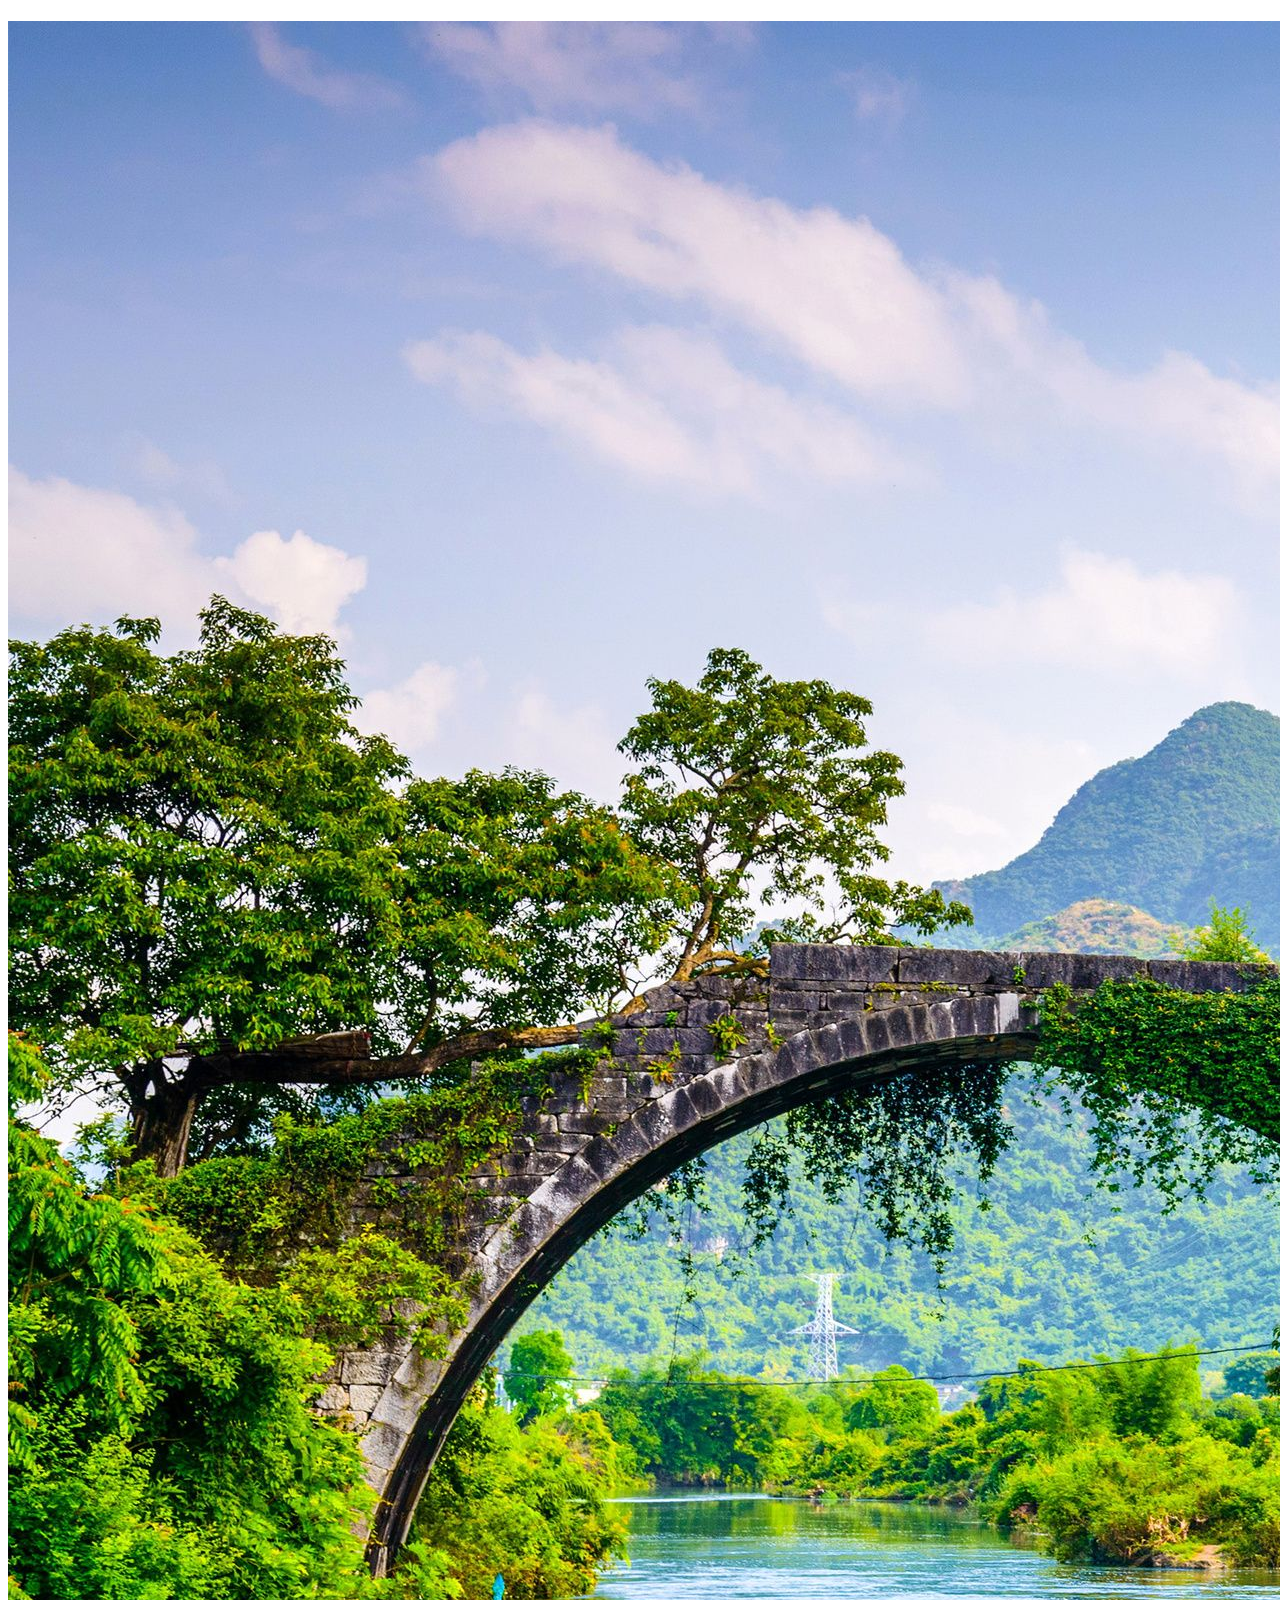
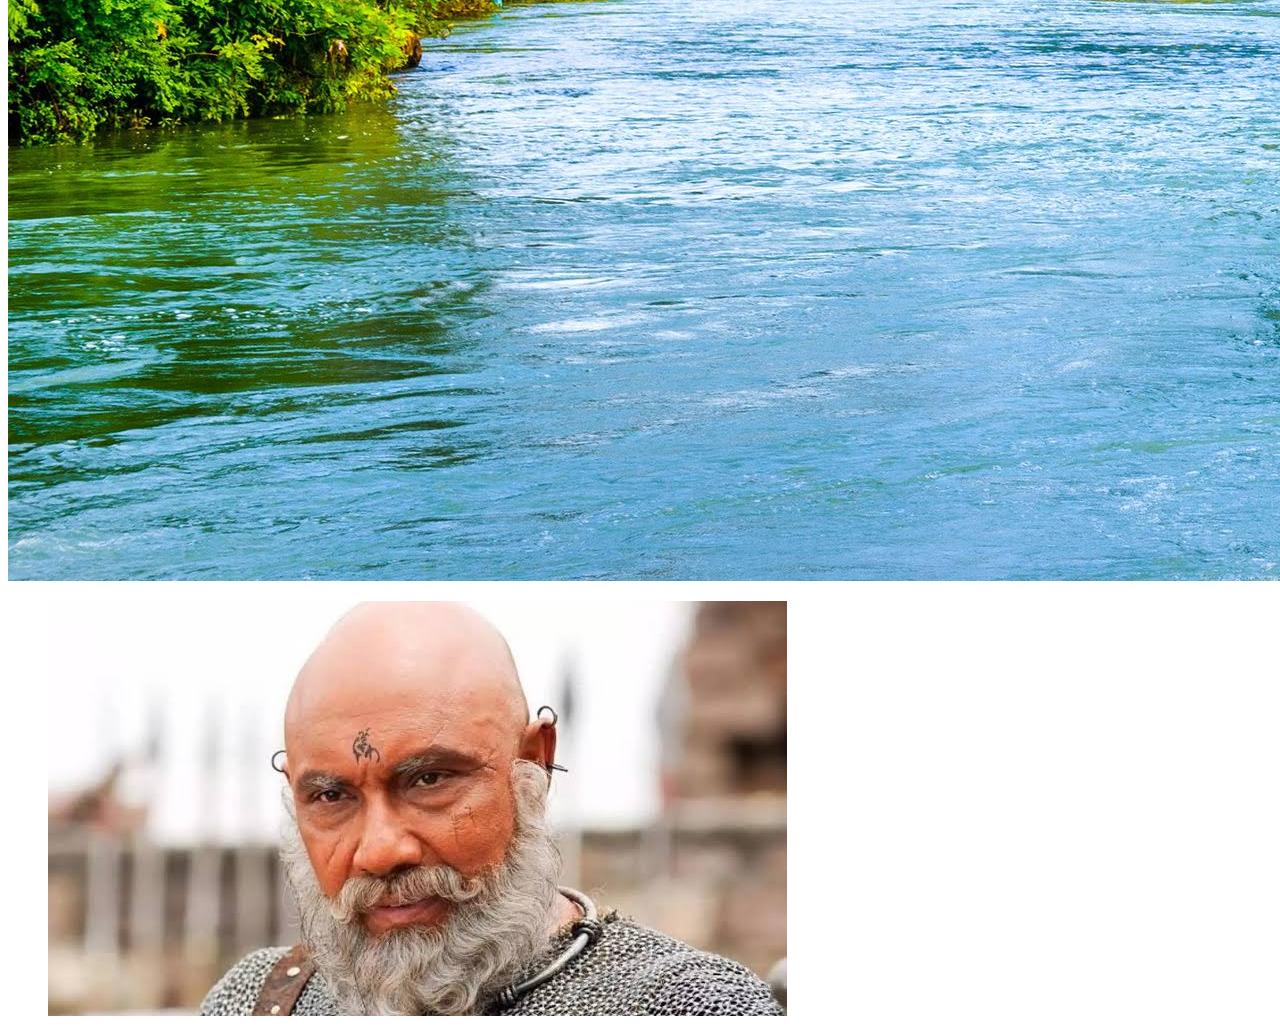
<file: website/about.html>
<!doctype html>
<html lang="en">
  <head>
    <meta charset="utf-8">
    <meta name="viewport" content="width=device-width, initial-scale=1">
    <title>about mns</title>
    <link href="https://cdn.jsdelivr.net/npm/bootstrap@5.3.1/dist/css/bootstrap.min.css" rel="stylesheet" integrity="sha384-4bw+/aepP/YC94hEpVNVgiZdgIC5+VKNBQNGCHeKRQN+PtmoHDEXuppvnDJzQIu9" crossorigin="anonymous">
  </head>
  <body>
    <h1></h1>
    <img src="5.jpg" class="img-fluid" alt="..." style="background-size: cover;">
    <figure class="figure">
  <img src="V.png" class="figure-img img-fluid rounded" alt="..." style="bottom: 200rem;">
</figure>
    <meta name="viewport" content="width=device-width, initial-scale=1">
    <script src="https://cdn.jsdelivr.net/npm/bootstrap@5.3.1/dist/js/bootstrap.bundle.min.js" integrity="sha384-HwwvtgBNo3bZJJLYd8oVXjrBZt8cqVSpeBNS5n7C8IVInixGAoxmnlMuBnhbgrkm" crossorigin="anonymous"></script>
  </body>
</html>
</file>
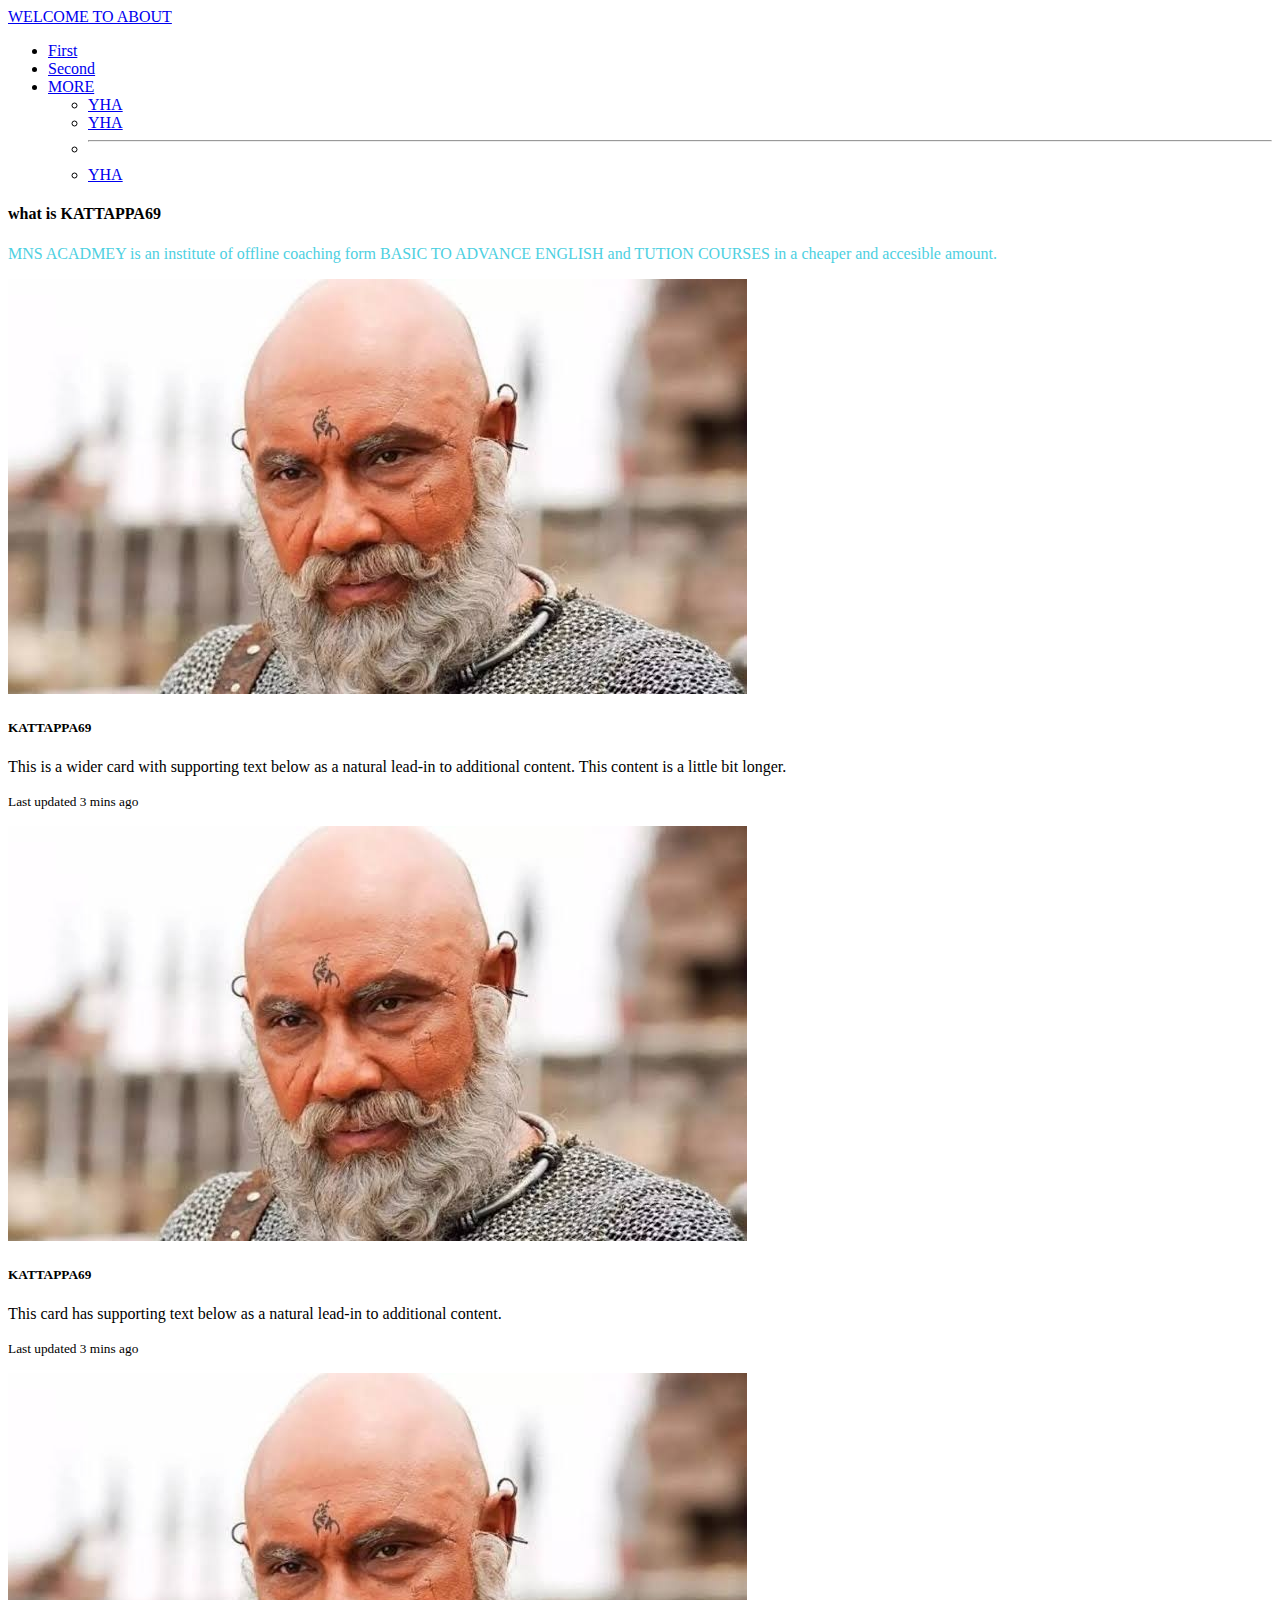
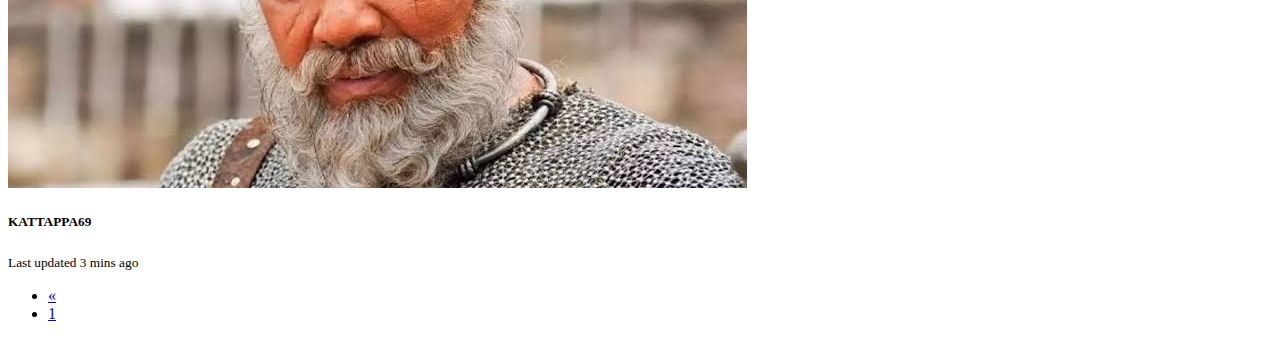
<file: website/tab2.html>
<!doctype html>
<html lang="en">
	<head>
		<meta charset="utf-8">
		<meta name="viewport" content="width=device-width, initial-scale=1">
		<title>KATTAPPA69 ABOUT</title>
		<link href="https://cdn.jsdelivr.net/npm/bootstrap@5.3.1/dist/css/bootstrap.min.css" rel="stylesheet" integrity="sha384-4bw+/aepP/YC94hEpVNVgiZdgIC5+VKNBQNGCHeKRQN+PtmoHDEXuppvnDJzQIu9" crossorigin="anonymous">
	</head>
	<body>

	
<div class="progress" role="progressbar" aria-label="Animated striped example" aria-valuenow="75" aria-valuemin="0" aria-valuemax="100">
	<div class="progress-bar progress-bar-striped progress-bar-animated" style="width: 100%; ;"></div>
</div>
	<nav id="navbar-example2" class="navbar bg-body-tertiary px-3 mb-3">
	<a class="navbar-brand" href="#">WELCOME TO ABOUT</a>
	<ul class="nav nav-pills">
		<li class="nav-item">
			<a class="nav-link" href="#scrollspyHeading1">First</a>
		</li>
		<li class="nav-item">
			<a class="nav-link" href="#scrollspyHeading2">Second</a>
		</li>
		<li class="nav-item dropdown">
			<a class="nav-link dropdown-toggle" data-bs-toggle="dropdown" href="#" role="button" aria-expanded="false">MORE</a>
			<ul class="dropdown-menu">
				<li><a class="dropdown-item" href="#scrollspyHeading3">YHA </a></li>
				<li><a class="dropdown-item" href="#scrollspyHeading4">YHA </a></li>
				<li><hr class="dropdown-divider"></li>
				<li><a class="dropdown-item" href="#scrollspyHeading5">YHA </a></li>
			</ul>
		</li>
	</ul>
</nav>
<div data-bs-spy="scroll" data-bs-target="#navbar-example2" data-bs-root-margin="0px 0px -40%" data-bs-smooth-scroll="true" class="scrollspy-example bg-body-tertiary p-3 rounded-2" tabindex="0">
	<h4 id="scrollspyHeading1" style="">what is KATTAPPA69</h4>
	<p style="color: #4DD0E1;">MNS ACADMEY is an institute of offline coaching form BASIC TO ADVANCE ENGLISH and TUTION COURSES in a cheaper and accesible amount.</p>
</div>
				<div class="spinner-grow text-primary" role="status" style="position: absolute; top: 95%; left: 39%;">
					<span class="visually-hidden"></span>
				</div>
				<div class="spinner-grow text-secondary" role="status"style="position: absolute; top: 95%; left: 40%;>
					<span class="visually-hidden"></span>
				</div>
				<div class="spinner-grow text-success" role="status"style="position: absolute; top: 95%; left: 41%;>
					<span class="visually-hidden"></span>
				</div>
				<div class="spinner-grow text-danger" role="status"style="position: absolute; top: 95%; left: 42%;>
					<span class="visually-hidden"></span>
				</div>
				<div class="spinner-grow text-warning" role="status"style="position: absolute; top: 95%; left: 43%;>
					<span class="visually-hidden"></span>
				</div>
				<div class="spinner-grow text-info" role="status"style="position: absolute; top: 95%; left: 44%;>
					<span class="visually-hidden"></span>
				</div>
				<div class="spinner-grow text-light" role="status"style="position: absolute; top: 95%; left: 45%;>
					<span class="visually-hidden"></span>
				</div>
				<div class="spinner-grow text-dark" role="status"style="position: absolute; top: 95%; left: 46%;>
					<span class="visually-hidden"></span>
				</div>
				<div class="card-group">
  <div class="card">
    <img src="V.png" class="card-img-top" alt="...">
    <div class="card-body">
      <h5 class="card-title">KATTAPPA69</h5>
      <p class="card-text">This is a wider card with supporting text below as a natural lead-in to additional content. This content is a little bit longer.</p>
      <p class="card-text"><small class="text-body-secondary">Last updated 3 mins ago</small></p>
    </div>
  </div>
  <div class="card">
    <img src="V.png" class="card-img-top" alt="...">
    <div class="card-body">
      <h5 class="card-title">KATTAPPA69</h5>
      <p class="card-text">This card has supporting text below as a natural lead-in to additional content.</p>
      <p class="card-text"><small class="text-body-secondary">Last updated 3 mins ago</small></p>
    </div>
  </div>
  <div class="card">
    <img src="V.png" class="card-img-top" alt="...">
    <div class="card-body">
      <h5 class="card-title">KATTAPPA69</h5>
      <p class="card-text"></p>
      <p class="card-text"><small class="text-body-secondary">Last updated 3 mins ago</small></p>
    </div>
  </div>
</div>
<nav aria-label="Page navigation example">
  <ul class="pagination">
    <li class="page-item">
      <a class="page-link" href="file:///C:/Users/PAWAN/OneDrive/Desktop/adobe%20aftter%20effect/website/index.html" aria-label="Previous">
        <span aria-hidden="true">&laquo;</span>
      </a>
    </li>
    <li class="page-item"><a class="page-link" href="file:///C:/Users/PAWAN/OneDrive/Desktop/website/tab2.html">1</a></li>
      </a>
    </li>
  </ul>
</nav>
		<script src="https://cdn.jsdelivr.net/npm/bootstrap@5.3.1/dist/js/bootstrap.bundle.min.js" integrity="sha384-HwwvtgBNo3bZJJLYd8oVXjrBZt8cqVSpeBNS5n7C8IVInixGAoxmnlMuBnhbgrkm" crossorigin="anonymous"></script>

	</body>
</html>
</file>
